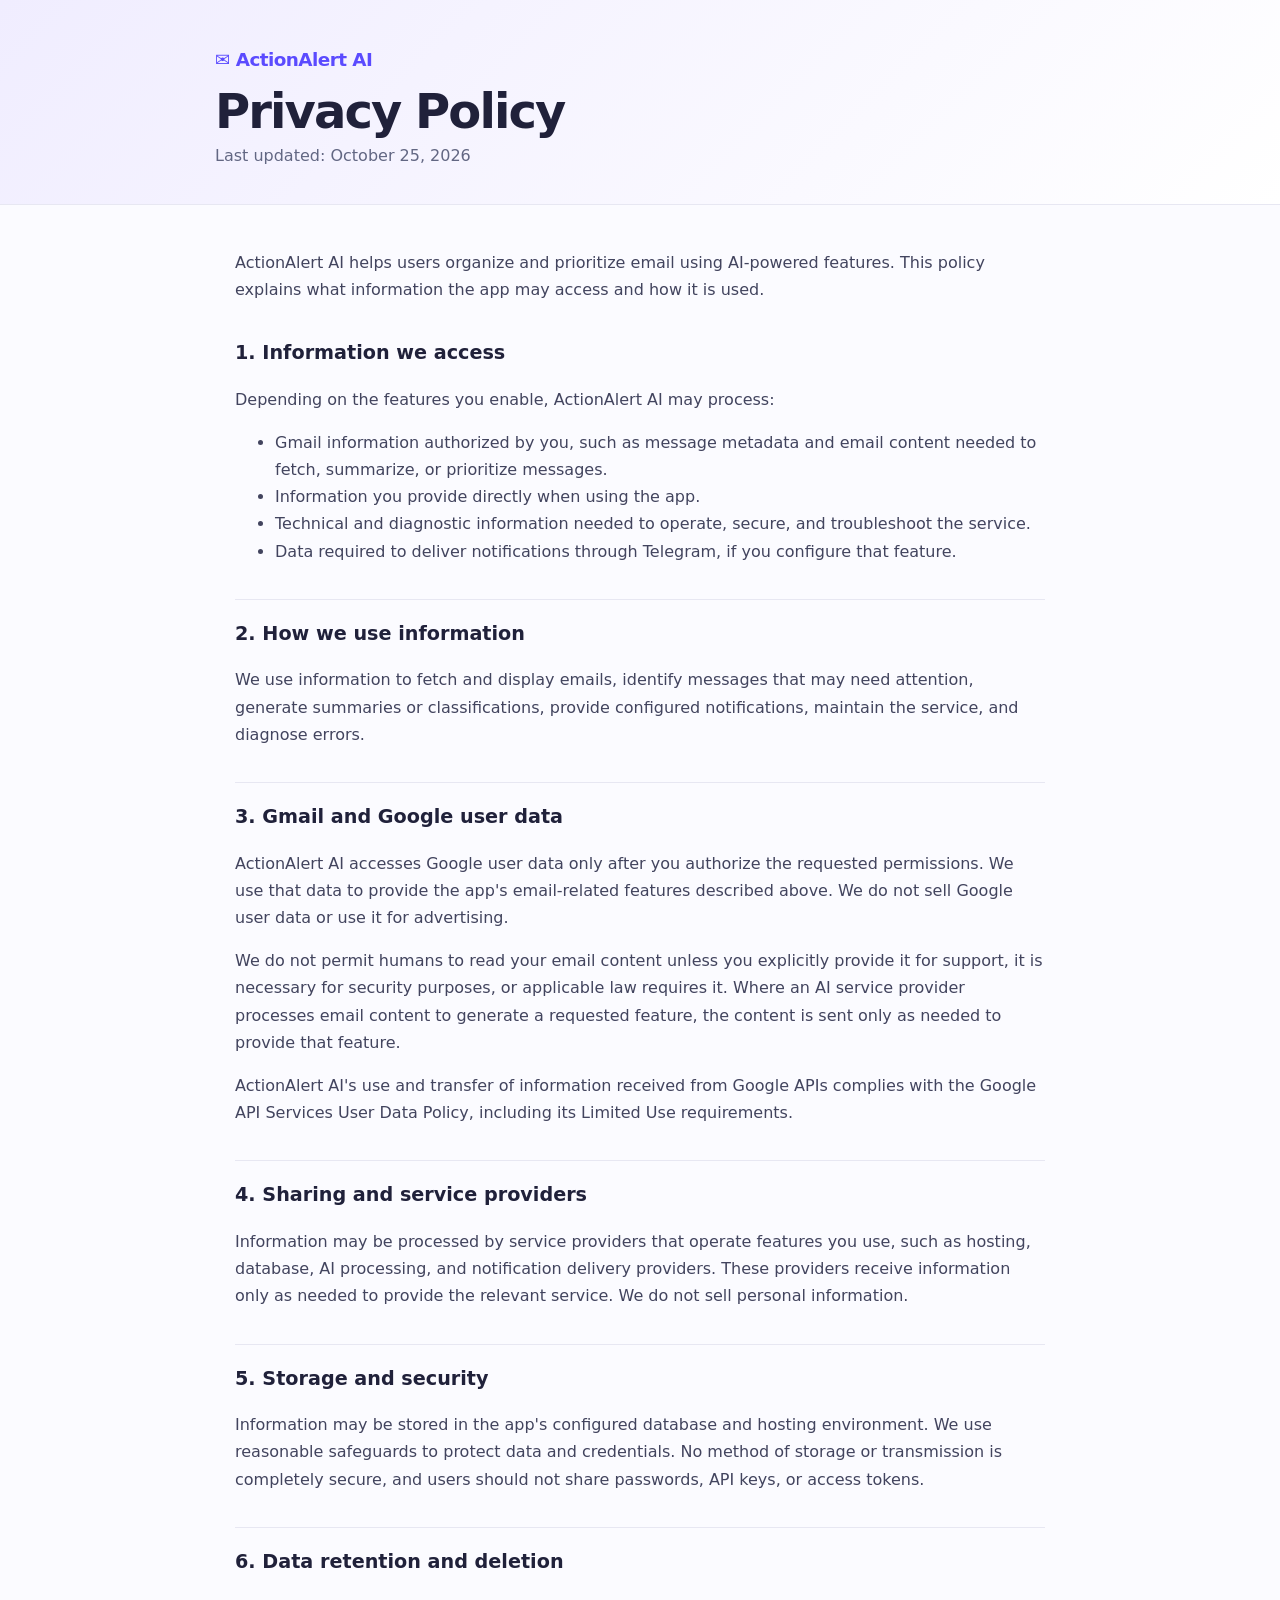
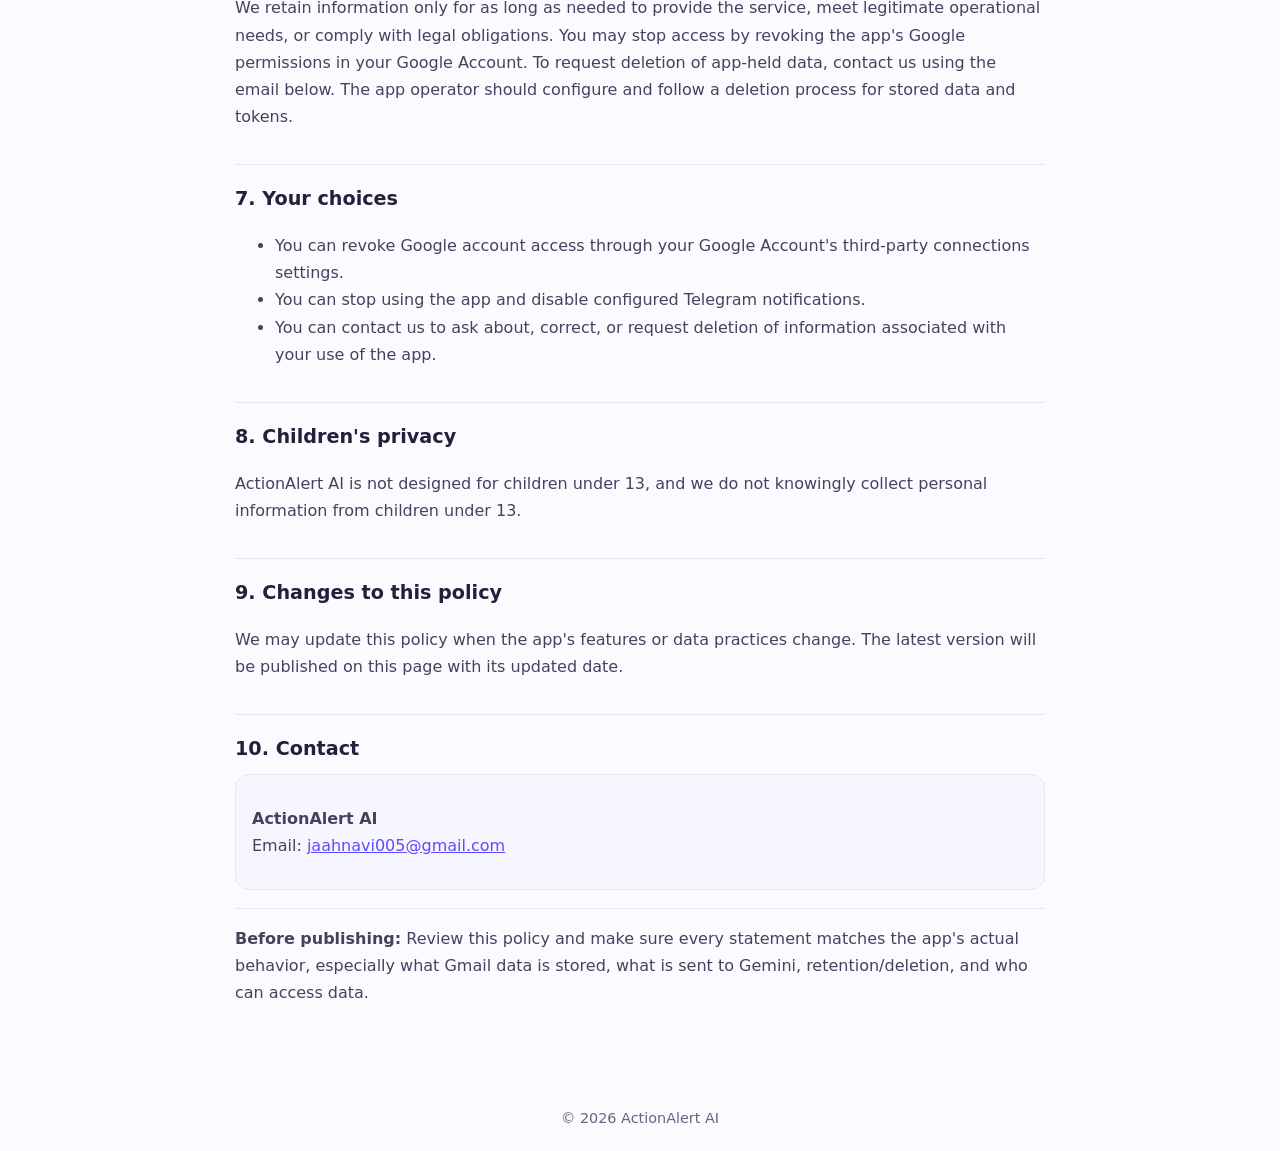
<file: actionalert_ai_privacy_policy.html>
<!doctype html>
<html lang="en">
<head>
  <meta charset="utf-8">
  <meta name="viewport" content="width=device-width, initial-scale=1">
  <meta name="description" content="Privacy Policy for ActionAlert AI">
  <title>Privacy Policy — ActionAlert AI</title>
  <style>
    :root { color-scheme: light; --ink:#20213a; --muted:#626783; --accent:#5b4bff; --line:#e7e7f2; --panel:#f7f6ff; }
    * { box-sizing:border-box; }
    body { margin:0; font:16px/1.7 system-ui,-apple-system,Segoe UI,Roboto,sans-serif; color:var(--ink); background:#fbfbff; }
    header { padding:44px 20px 34px; background:linear-gradient(135deg,#f0edff,#fff); border-bottom:1px solid var(--line); }
    .wrap { max-width:850px; margin:0 auto; }
    .brand { color:var(--accent); font-weight:750; letter-spacing:-.03em; font-size:1.15rem; }
    h1 { margin:.55rem 0 .2rem; font-size:clamp(2rem,5vw,3rem); line-height:1.15; letter-spacing:-.04em; }
    .updated { color:var(--muted); margin:0; }
    main { max-width:850px; margin:0 auto; padding:28px 20px 64px; }
    section { padding:18px 0; border-bottom:1px solid var(--line); }
    h2 { font-size:1.2rem; margin:0 0 8px; }
    p, li { color:#42445e; }
    a { color:var(--accent); }
    .note { background:var(--panel); border:1px solid var(--line); border-radius:14px; padding:14px 16px; }
    footer { padding:20px; text-align:center; color:var(--muted); font-size:.9rem; }
  </style>
</head>
<body>
  <header>
    <div class="wrap">
      <div class="brand">✉ ActionAlert AI</div>
      <h1>Privacy Policy</h1>
      <p class="updated">Last updated: October 25, 2026</p>
    </div>
  </header>
  <main>
    <p>ActionAlert AI helps users organize and prioritize email using AI-powered features. This policy explains what information the app may access and how it is used.</p>

    <section>
      <h2>1. Information we access</h2>
      <p>Depending on the features you enable, ActionAlert AI may process:</p>
      <ul>
        <li>Gmail information authorized by you, such as message metadata and email content needed to fetch, summarize, or prioritize messages.</li>
        <li>Information you provide directly when using the app.</li>
        <li>Technical and diagnostic information needed to operate, secure, and troubleshoot the service.</li>
        <li>Data required to deliver notifications through Telegram, if you configure that feature.</li>
      </ul>
    </section>

    <section>
      <h2>2. How we use information</h2>
      <p>We use information to fetch and display emails, identify messages that may need attention, generate summaries or classifications, provide configured notifications, maintain the service, and diagnose errors.</p>
    </section>

    <section>
      <h2>3. Gmail and Google user data</h2>
      <p>ActionAlert AI accesses Google user data only after you authorize the requested permissions. We use that data to provide the app's email-related features described above. We do not sell Google user data or use it for advertising.</p>
      <p>We do not permit humans to read your email content unless you explicitly provide it for support, it is necessary for security purposes, or applicable law requires it. Where an AI service provider processes email content to generate a requested feature, the content is sent only as needed to provide that feature.</p>
      <p>ActionAlert AI's use and transfer of information received from Google APIs complies with the Google API Services User Data Policy, including its Limited Use requirements.</p>
    </section>

    <section>
      <h2>4. Sharing and service providers</h2>
      <p>Information may be processed by service providers that operate features you use, such as hosting, database, AI processing, and notification delivery providers. These providers receive information only as needed to provide the relevant service. We do not sell personal information.</p>
    </section>

    <section>
      <h2>5. Storage and security</h2>
      <p>Information may be stored in the app's configured database and hosting environment. We use reasonable safeguards to protect data and credentials. No method of storage or transmission is completely secure, and users should not share passwords, API keys, or access tokens.</p>
    </section>

    <section>
      <h2>6. Data retention and deletion</h2>
      <p>We retain information only for as long as needed to provide the service, meet legitimate operational needs, or comply with legal obligations. You may stop access by revoking the app's Google permissions in your Google Account. To request deletion of app-held data, contact us using the email below. The app operator should configure and follow a deletion process for stored data and tokens.</p>
    </section>

    <section>
      <h2>7. Your choices</h2>
      <ul>
        <li>You can revoke Google account access through your Google Account's third-party connections settings.</li>
        <li>You can stop using the app and disable configured Telegram notifications.</li>
        <li>You can contact us to ask about, correct, or request deletion of information associated with your use of the app.</li>
      </ul>
    </section>

    <section>
      <h2>8. Children's privacy</h2>
      <p>ActionAlert AI is not designed for children under 13, and we do not knowingly collect personal information from children under 13.</p>
    </section>

    <section>
      <h2>9. Changes to this policy</h2>
      <p>We may update this policy when the app's features or data practices change. The latest version will be published on this page with its updated date.</p>
    </section>

    <section>
      <h2>10. Contact</h2>
      <div class="note">
        <p><strong>ActionAlert AI</strong><br>
        Email: <a href="mailto:jaahnavi005@gmail.com">jaahnavi005@gmail.com</a></p>
      </div>
    </section>
    <p><strong>Before publishing:</strong> Review this policy and make sure every statement matches the app's actual behavior, especially what Gmail data is stored, what is sent to Gemini, retention/deletion, and who can access data.</p>
  </main>
  <footer>© 2026 ActionAlert AI</footer>
</body>
</html>
</file>
